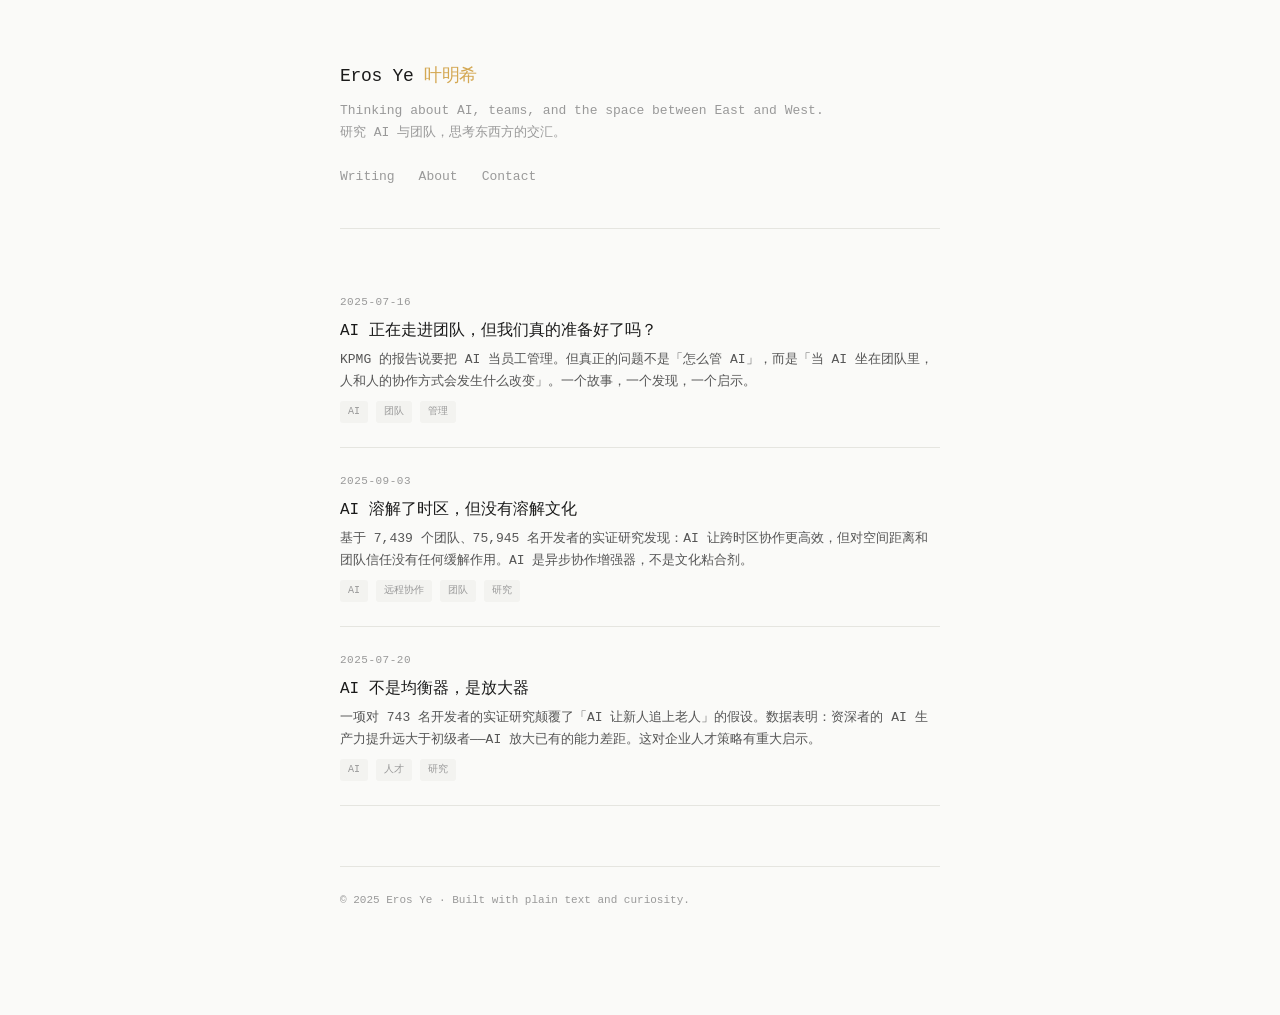
<file: index.html>
<!DOCTYPE html>
<html lang="zh-CN">
<head>
<meta charset="UTF-8">
<meta name="viewport" content="width=device-width, initial-scale=1.0">
<meta name="description" content="Eros Ye 叶明希 — Thinking about AI, teams, and the space between East and West.">
<title>Eros Ye</title>
<style>
  :root {
    --bg: #fafaf8;
    --text: #1a1a1a;
    --text-secondary: #555;
    --text-muted: #999;
    --border: #e5e5e0;
    --code-bg: #f3f3f0;
    --link: #1a1a1a;
    --link-hover: #555;
    --accent: #d4a853;
  }

  @media (prefers-color-scheme: dark) {
    :root {
      --bg: #111110;
      --text: #e0e0dc;
      --text-secondary: #999;
      --text-muted: #666;
      --border: #2a2a28;
      --code-bg: #1a1a18;
      --link: #e0e0dc;
      --link-hover: #aaa;
    }
  }

  * { margin:0; padding:0; box-sizing:border-box; }

  body {
    font-family: 'SF Mono', 'Fira Code', 'JetBrains Mono', 'Courier New', 'Noto Sans SC', monospace;
    background: var(--bg);
    color: var(--text);
    line-height: 1.8;
    font-size: 15px;
    -webkit-font-smoothing: antialiased;
    max-width: 640px;
    margin: 0 auto;
    padding: 0 20px 80px;
  }

  /* === 顶部 === */
  .site-header {
    padding: 60px 0 40px;
    border-bottom: 1px solid var(--border);
    margin-bottom: 40px;
  }
  .site-header h1 {
    font-size: 18px;
    font-weight: 400;
    letter-spacing: -0.3px;
    margin-bottom: 8px;
  }
  .site-header h1 span { color: var(--accent); }
  .site-header .tagline {
    font-size: 13px;
    color: var(--text-muted);
    line-height: 1.7;
  }
  .site-header nav {
    margin-top: 20px;
    display: flex;
    gap: 24px;
    flex-wrap: wrap;
  }
  .site-header nav a {
    font-size: 13px;
    color: var(--text-muted);
    text-decoration: none;
    transition: color 0.2s;
  }
  .site-header nav a:hover, .site-header nav a.active { color: var(--text); }

  /* === 文章列表 === */
  .post-item {
    padding: 24px 0;
    border-bottom: 1px solid var(--border);
  }
  .post-item .post-date {
    font-size: 11px;
    color: var(--text-muted);
    margin-bottom: 6px;
    letter-spacing: 0.5px;
  }
  .post-item .post-title {
    font-size: 16px;
    font-weight: 500;
    color: var(--text);
    text-decoration: none;
    margin-bottom: 6px;
    display: block;
    line-height: 1.5;
  }
  .post-item .post-title:hover { color: var(--link-hover); }
  .post-item .post-excerpt {
    font-size: 13px;
    color: var(--text-secondary);
    line-height: 1.7;
  }
  .post-item .post-tags {
    margin-top: 8px;
    display: flex;
    gap: 8px;
    flex-wrap: wrap;
  }
  .post-item .post-tags span {
    font-size: 10px;
    color: var(--text-muted);
    background: var(--code-bg);
    padding: 2px 8px;
    border-radius: 3px;
  }

  /* === 文章详情页 === */
  .article { padding: 20px 0; }
  .article h1 {
    font-size: 22px; font-weight: 500; margin: 0 0 8px 0;
    line-height: 1.4;
  }
  .article .meta { font-size: 12px; color: var(--text-muted); margin-bottom: 32px; }
  .article .body { font-size: 15px; color: var(--text-secondary); line-height: 2; }
  .article .body p { margin-bottom: 20px; }
  .article .body h2 {
    font-size: 17px; font-weight: 500; color: var(--text);
    margin: 36px 0 12px;
  }
  .article .body h3 {
    font-size: 15px; font-weight: 500; color: var(--text);
    margin: 24px 0 8px;
  }
  .article .body blockquote {
    border-left: 2px solid var(--accent);
    padding: 4px 0 4px 16px;
    margin: 20px 0;
    color: var(--text-secondary);
    font-style: italic;
  }
  .article .body ul, .article .body ol {
    padding-left: 20px;
    margin-bottom: 20px;
  }
  .article .body li { margin-bottom: 6px; }
  .article .body code {
    background: var(--code-bg);
    padding: 1px 6px;
    border-radius: 3px;
    font-size: 13px;
  }
  .article .body pre {
    background: var(--code-bg);
    padding: 16px;
    border-radius: 6px;
    overflow-x: auto;
    font-size: 13px;
    margin-bottom: 20px;
    line-height: 1.6;
  }
  .article .body strong { color: var(--text); font-weight: 600; }

  /* === 关于页 === */
  .about-section { margin-bottom: 40px; }
  .about-section h2 {
    font-size: 16px; font-weight: 500; margin-bottom: 16px;
    color: var(--text);
  }
  .about-section p {
    font-size: 14px; color: var(--text-secondary);
    line-height: 1.9; margin-bottom: 12px;
  }
  .about-section ul { padding-left: 16px; margin-bottom: 12px; }
  .about-section li { font-size: 14px; color: var(--text-secondary); margin-bottom: 6px; }

  .timeline-item {
    padding: 12px 0;
    border-bottom: 1px solid var(--border);
    display: flex;
    gap: 16px;
  }
  .timeline-item .year {
    font-size: 11px; color: var(--text-muted);
    min-width: 80px; padding-top: 2px;
  }
  .timeline-item .desc { font-size: 13px; color: var(--text-secondary); }
  .timeline-item .desc strong { color: var(--text); font-weight: 500; }

  /* === 联系页 === */
  .contact-link {
    display: block;
    padding: 12px 0;
    border-bottom: 1px solid var(--border);
    color: var(--text);
    text-decoration: none;
    font-size: 14px;
    transition: color 0.2s;
  }
  .contact-link:hover { color: var(--accent); }
  .contact-link span { color: var(--text-muted); font-size: 12px; }

  /* === 页脚 === */
  .site-footer {
    margin-top: 60px;
    padding: 24px 0;
    border-top: 1px solid var(--border);
    font-size: 11px;
    color: var(--text-muted);
  }

  /* === 响应式 === */
  @media (max-width: 480px) {
    body { font-size: 14px; padding: 0 16px 60px; }
    .site-header { padding: 40px 0 28px; }
    .site-header h1 { font-size: 16px; }
    .article h1 { font-size: 19px; }
    .article .body { font-size: 14px; }
  }

  /* === 暗色模式切换 === */
  .theme-toggle {
    background: none; border: 1px solid var(--border);
    color: var(--text-muted); cursor: pointer;
    padding: 4px 10px; font-size: 11px;
    border-radius: 4px; font-family: inherit;
  }
</style>
</head>
<body>

<header class="site-header">
  <h1>Eros Ye <span>叶明希</span></h1>
  <p class="tagline">
    Thinking about AI, teams, and the space between East and West.<br>
    研究 AI 与团队，思考东西方的交汇。
  </p>
  <nav>
    <a href="#/" class="active" onclick="return navClick('#/')">Writing</a>
    <a href="#/about" onclick="return navClick('#/about')">About</a>
    <a href="#/contact" onclick="return navClick('#/contact')">Contact</a>
  </nav>
</header>

<main id="content">
  <!-- JS 动态渲染 -->
</main>

<footer class="site-footer">
  &copy; 2025 Eros Ye · Built with plain text and curiosity.
</footer>

<script>
// ============ 路由 (Hash-based, 无404) ============
function route() {
  const hash = window.location.hash || '#/';
  const path = hash.replace('#', '') || '/';
  const main = document.getElementById('content');

  if (path === '/' || path === '') {
    main.innerHTML = renderPostList();
  } else if (path === '/about') {
    main.innerHTML = renderAbout();
  } else if (path === '/contact') {
    main.innerHTML = renderContact();
  } else if (path.startsWith('/post/')) {
    const id = path.split('/post/')[1];
    main.innerHTML = renderPost(id);
  } else {
    main.innerHTML = '<p style="color:var(--text-muted);padding:40px 0;">404 — Page not found.</p>';
  }

  document.querySelectorAll('nav a').forEach(a => {
    a.classList.toggle('active', a.getAttribute('href') === window.location.hash);
  });
}

function navClick(hash) {
  window.location.hash = hash;
  return false;
}

// ============ 文章数据 ============
const POSTS = [
  {
    id: 'ai-entering-teams',
    title: 'AI 正在走进团队，但我们真的准备好了吗？',
    date: '2025-07-16',
    excerpt: 'KPMG 的报告说要把 AI 当员工管理。但真正的问题不是「怎么管 AI」，而是「当 AI 坐在团队里，人和人的协作方式会发生什么改变」。一个故事，一个发现，一个启示。',
    tags: ['AI', '团队', '管理'],
    body: `
<p>上个月的一个周三下午，我在一个项目回顾会上听到这样一句话。</p>

<p>团队刚完成一个核心模块的交付。项目经理在复盘时说：「这次我们比计划提前了两周。」我问原因，技术负责人想了想说：「Copilot 帮了很大的忙。但不是你想的那种——不是每个人写得快了。是那几个经验最丰富的工程师，用 AI 的方式和我们预期的不太一样。」</p>

<p>这句话让我想了很久。</p>

<p>正好最近 KPMG 发了一份报告，讨论 AI Agent 应该被视为「数字员工」纳入组织架构。报告里有些值得思考的框架。但读完以后，我总觉得少了点什么——少了那个技术负责人在会议室里说的那种东西：<strong>真正发生在团队里的、微妙的、不那么整齐的变化。</strong></p>

<h2>先讲一个案例</h2>

<p>2024 年，摩根士丹利给财务顾问团队部署了一个 AI 工具。功能听起来不复杂——客户通话后，AI 自动生成会议纪要、提取行动事项、同步到 CRM 系统。</p>

<p>但有个数字让我印象深刻：<strong>98% 的顾问自愿采用了这个工具。</strong></p>

<p>做过企业软件部署的人都知道这意味着什么——大部分企业内部工具的采用率能超过 60% 就算成功了。摩根士丹利的顾问们不是被要求用的，他们是<strong>自己选择用</strong>的。</p>

<p>为什么？因为 AI 帮他们省掉了最无聊的那部分工作——花 20 分钟回忆通话内容、整理笔记、录入系统。而顾问们可以把精力放在真正有价值的事情上：理解客户需求、思考投资策略、维护信任关系。</p>

<h2>资深者的秘密</h2>

<p>我在实际数据中也看到了类似的规律。</p>

<p>在一次大规模的 AI 工具部署中，我追踪了团队里不同成员的使用效果。结果很有意思：<strong>资深开发者在 AI 上的生产力提升，明显大于初级开发者。</strong></p>

<p>一开始我觉得这有点反直觉——难道不是新人更需要 AI 帮忙吗？</p>

<p>后来我和几位资深工程师聊了聊，发现了一个有趣的模式。一个工作了十几年的工程师告诉我：「我用 AI 不是让它替我写代码。我是让它帮我处理那些我已经知道怎么写、但写起来很花时间的部分。这样我就能把精力花在那些真正需要判断力的地方——架构该怎么设计，边界条件该怎么处理。」</p>

<p>而初级开发者的情况不同。他们往往让 AI 直接生成大段代码，然后花更多时间去理解和调试。AI 确实帮了他们，但帮的方式不一样。</p>

<p>这让我想起一个经典的经济学概念：「技术-技能互补」。新技术往往不是替代高技能劳动者，而是和他们的能力形成互补，放大他们已经具备的优势。<strong>AI 也是如此——不是均衡器，是放大器。</strong></p>

<p>如果你是管理者，这个发现有一个直接的启示：不要假设 AI 会让团队变得更平等。它可能会让强者更强。如何不让能力差距因此拉大，才是真正需要思考的问题。</p>

<p>我写这篇文章的时候，一直在想那个会议室里的技术负责人。他说的那句话我到现在还记得：「他们用 AI 的方式和我们预期的不太一样。」</p>

<p>也许这就是 AI 进入团队之后，最值得关注的事情——不是 AI 本身有多强大，而是人如何使用它、如何互相学习、如何在新的工具面前重新定义协作的方式。</p>
`
  },
  {
    id: 'timezone-ai-boundary',
    title: 'AI 溶解了时区，但没有溶解文化',
    date: '2025-09-03',
    excerpt: '基于 7,439 个团队、75,945 名开发者的实证研究发现：AI 让跨时区协作更高效，但对空间距离和团队信任没有任何缓解作用。AI 是异步协作增强器，不是文化粘合剂。',
    tags: ['AI', '远程协作', '团队', '研究'],
    body: `<p>即将发布。基于 ICIS 2025 发表的 TimeZone 论文核心发现。</p>`
  },
  {
    id: 'seniority-ai-complementarity',
    title: 'AI 不是均衡器，是放大器',
    date: '2025-07-20',
    excerpt: '一项对 743 名开发者的实证研究颠覆了「AI 让新人追上老人」的假设。数据表明：资深者的 AI 生产力提升远大于初级者——AI 放大已有的能力差距。这对企业人才策略有重大启示。',
    tags: ['AI', '人才', '研究'],
    body: `<p>即将发布。基于 ICIS 2025 发表的 Seniority & Spillovers 论文核心发现。</p>`
  },
];

function renderPostList() {
  return POSTS.map(p => `
    <div class="post-item">
      <div class="post-date">${p.date}</div>
      <a class="post-title" href="#/post/${p.id}" onclick="return navClick('#/post/${p.id}')">${p.title}</a>
      <p class="post-excerpt">${p.excerpt}</p>
      <div class="post-tags">${p.tags.map(t=>`<span>${t}</span>`).join('')}</div>
    </div>
  `).join('');
}

function renderPost(id) {
  const p = POSTS.find(p => p.id === id);
  if (!p) return '<p style="color:var(--text-muted);padding:40px 0;">Post not found.</p>';

  document.title = `${p.title} — Eros Ye`;

  return `
    <article class="article">
      <p style="font-size:12px;color:var(--text-muted);margin-bottom:4px;">
        <a href="#/" onclick="return navClick('#/')" style="color:var(--text-muted);text-decoration:none;">← Writing</a>
      </p>
      <h1>${p.title}</h1>
      <div class="meta">${p.date} · ${p.tags.join(' · ')}</div>
      <div class="body">${p.body}</div>
    </article>
  `;
}

function renderAbout() {
  document.title = 'About — Eros Ye';
  return `
    <div class="about-section">
      <p>Hey, I'm Eros (叶明希).</p>
      <p>I spend my days thinking about two things: <strong>how AI changes the way teams work</strong>, and <strong>what happens when Eastern and Western approaches to technology collide</strong>.</p>
      <p>By day, I lead technology operations for a global financial institution — the kind of job where you learn that culture eats strategy for breakfast, and that the hardest problems in tech are never actually about tech.</p>
      <p>By night (and weekends, and early mornings), I'm a DBA researcher at City University of Hong Kong. I run large-scale empirical studies on real enterprise data to answer questions like: <em>Who actually benefits from AI tools? Does AI make teams more equal, or less? Can code-generation AI dissolve time zones?</em></p>
      <p>Some of that work has been published at top conferences like ICIS. Most of it is still in progress — which is exactly where it should be.</p>
    </div>

    <div class="about-section">
      <h2>What I Care About</h2>
      <ul>
        <li>The gap between what AI research claims and what actually happens when you deploy it to thousands of people</li>
        <li>Why Chinese and Western tech cultures misunderstand each other — and how to fix that</li>
        <li>Building things that last: teams, systems, ideas</li>
        <li>Writing that doesn't sound like a corporate press release</li>
      </ul>
    </div>

    <div class="about-section">
      <h2>Elsewhere</h2>
      <p>
        <a href="https://linkedin.com/in/erosye" style="color:var(--text);">LinkedIn</a> &nbsp;·&nbsp;
        <a href="https://github.com/Eros0724" style="color:var(--text);">GitHub</a> &nbsp;·&nbsp;
        <a href="mailto:eros.ye@icloud.com" style="color:var(--text);">Email</a>
      </p>
    </div>
  `;
}

function renderContact() {
  document.title = 'Contact — Eros Ye';
  return `
    <div class="about-section">
      <p>If something I wrote resonated, or you want to chat about AI, teams, or the East-West intersection — I'd love to hear from you.</p>
      <p>The best way to reach me is email. I read everything, though I can't always reply quickly.</p>
    </div>
    <a class="contact-link" href="mailto:eros.ye@icloud.com">Email <span>— eros.ye@icloud.com</span></a>
    <a class="contact-link" href="https://www.linkedin.com/in/erosye">LinkedIn <span>— Eros Ye 叶明希</span></a>
    <a class="contact-link" href="#">微信公众号 <span>— AI时代的管理者思考（即将上线）</span></a>
    <a class="contact-link" href="#">微信 <span>— erosye（备注来意）</span></a>
    <a class="contact-link" href="https://github.com/Eros0724">GitHub <span>— Open source and projects</span></a>
  `;
}

function navigate(e, path) {
  e.preventDefault();
  window.location.hash = '#/post/' + path.split('/post/')[1];
  route();
}

window.addEventListener('hashchange', route);
window.addEventListener('DOMContentLoaded', route);
route();
</script>
</body>
</html>
</file>
